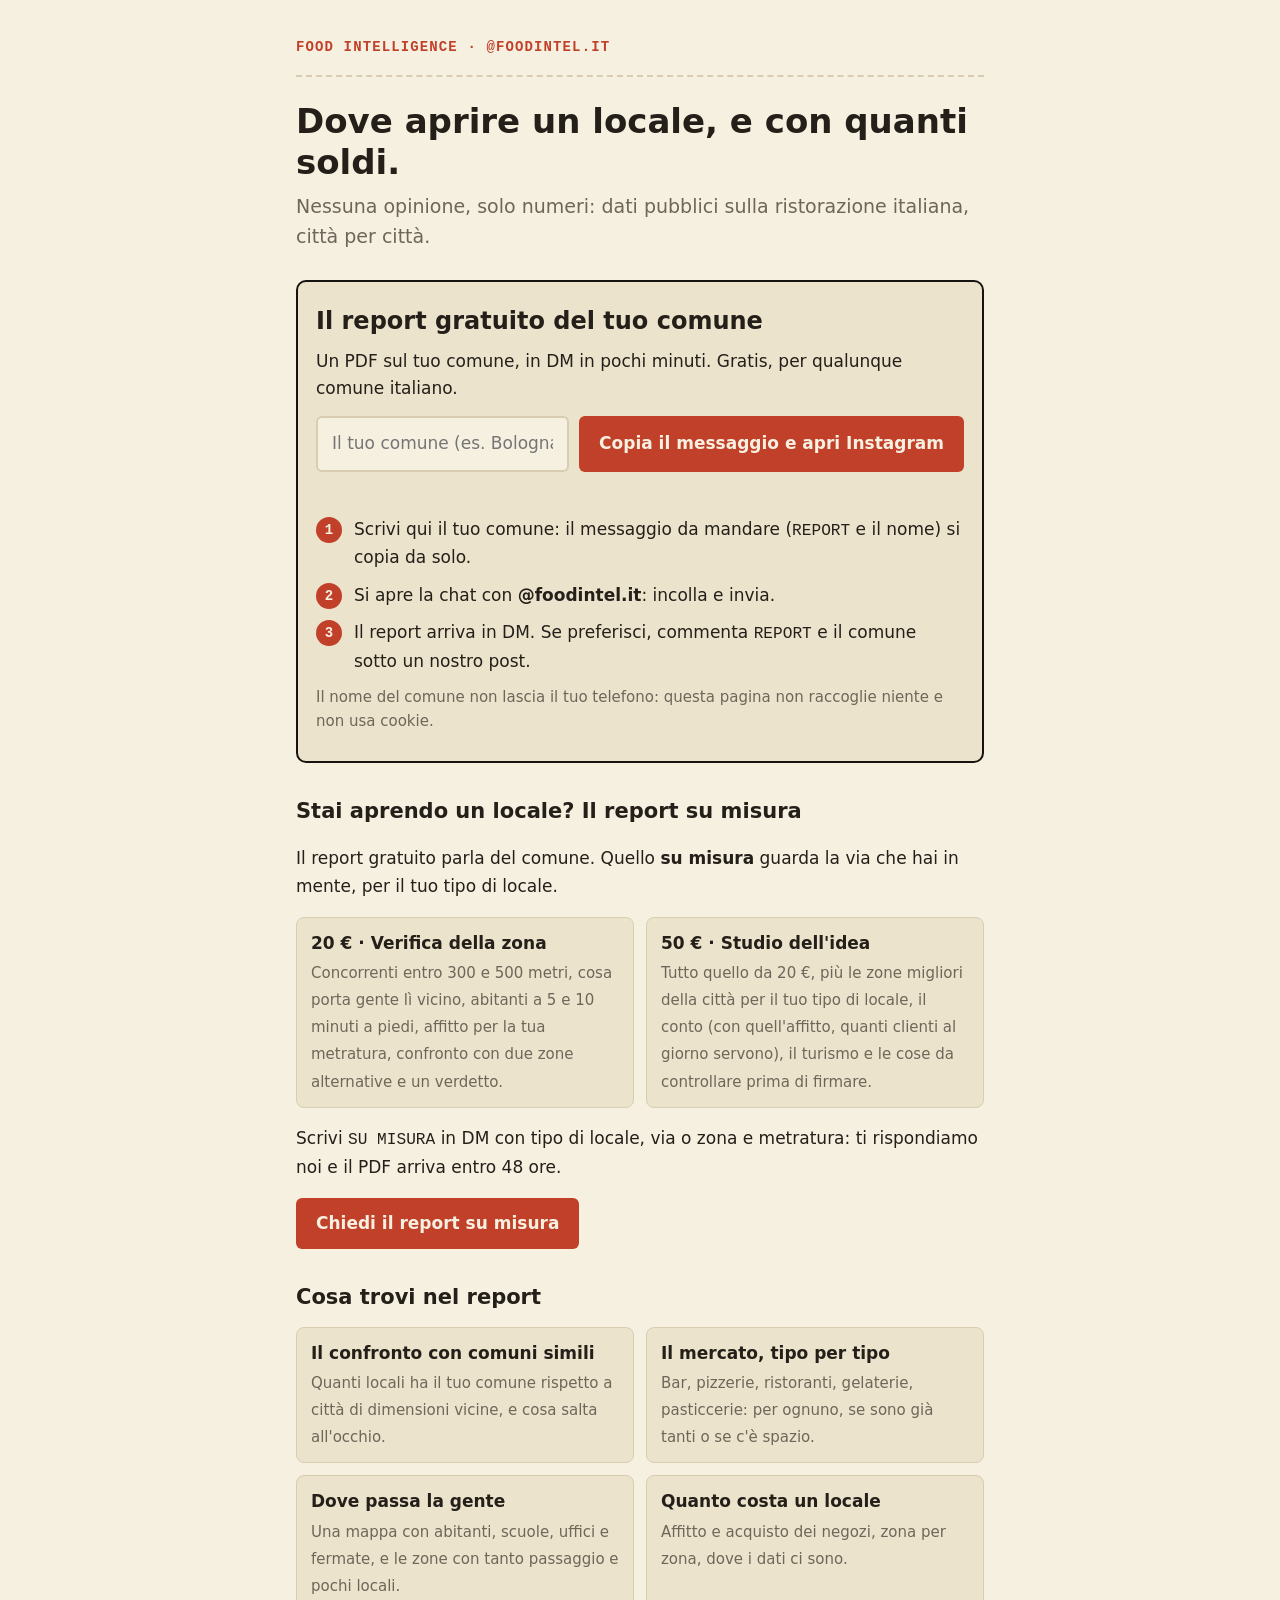
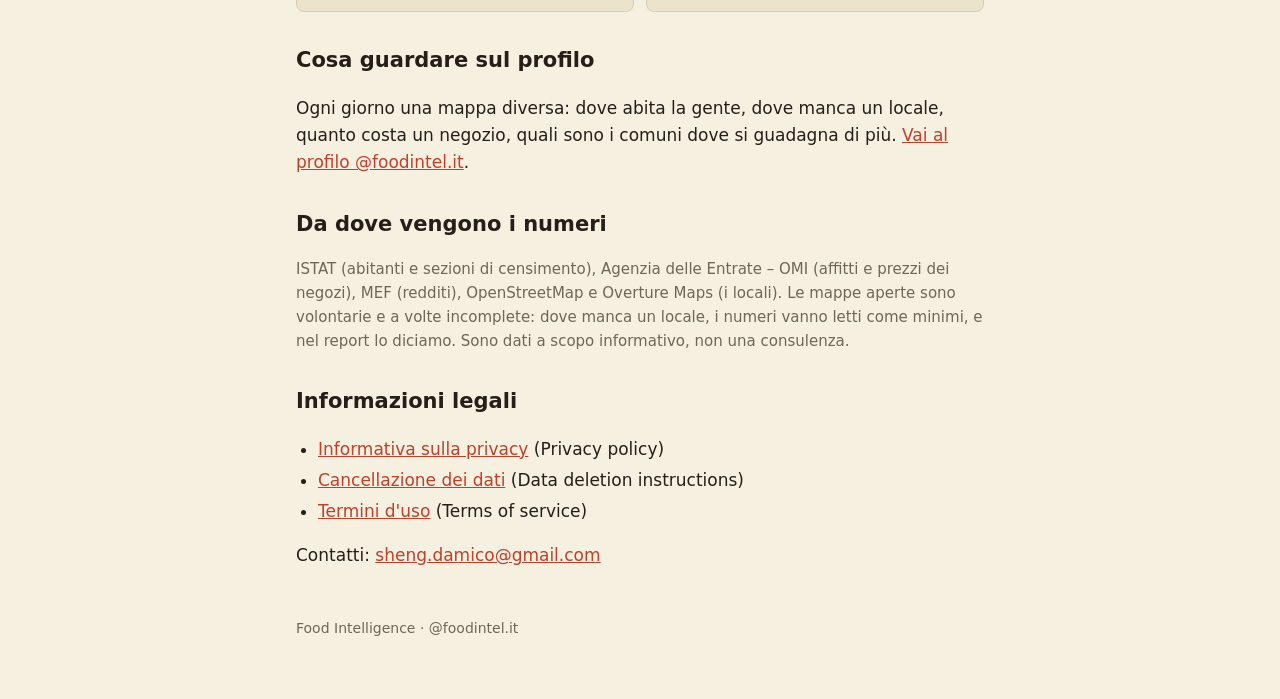
<file: index.html>
<!doctype html>
<html lang="it">
<head>
<meta charset="utf-8">
<meta name="viewport" content="width=device-width, initial-scale=1">
<title>Food Intelligence · Il report gratuito del tuo comune</title>
<meta name="description" content="Dove aprire un locale, con quanti soldi. Ogni giorno una mappa della ristorazione italiana con dati pubblici, e il report gratuito del tuo comune: locali tipo per tipo, dove passa la gente, quanto costa un locale.">
<!-- Il link nella bio di @foodintel.it. Anteprima del link su Instagram e Facebook. -->
<meta property="og:type" content="website">
<meta property="og:site_name" content="Food Intelligence · @foodintel.it">
<meta property="og:title" content="Il report gratuito del tuo comune">
<meta property="og:description" content="Dove aprire un locale, con quanti soldi. Locali tipo per tipo, dove passa la gente, quanto costa un locale. Gratis, per qualunque comune italiano.">
<meta property="og:image" content="https://sheng95.github.io/foodintel-legal/anteprima-profilo.png">
<meta property="og:image:width" content="1200">
<meta property="og:image:height" content="630">
<meta name="twitter:card" content="summary_large_image">
<link rel="icon" href="icona.png">
<link rel="stylesheet" href="style.css">
</head>
<body>
<main>
<header>
  <span class="marchio">Food Intelligence · @foodintel.it</span>
</header>

<section class="eroe">
  <h1>Dove aprire un locale, e con quanti soldi.</h1>
  <p class="sotto">Nessuna opinione, solo numeri: dati pubblici sulla ristorazione italiana, città per città.</p>
</section>

<section class="cta" id="report">
  <h2>Il report gratuito del tuo comune</h2>
  <p>Un PDF sul tuo comune, in DM in pochi minuti. Gratis, per qualunque comune italiano.</p>
  <form class="modulo" id="modulo" autocomplete="off">
    <input id="comune" name="comune" type="text" inputmode="text" placeholder="Il tuo comune (es. Bologna)" aria-label="Il tuo comune" maxlength="60">
    <button class="pulsante" type="submit">Copia il messaggio e apri Instagram</button>
  </form>
  <p class="esito" id="esito" role="status" aria-live="polite"></p>
  <ol class="passi">
    <li>Scrivi qui il tuo comune: il messaggio da mandare (<code>REPORT</code> e il nome) si copia da solo.</li>
    <li>Si apre la chat con <b>@foodintel.it</b>: incolla e invia.</li>
    <li>Il report arriva in DM. Se preferisci, commenta <code>REPORT</code> e il comune sotto un nostro post.</li>
  </ol>
  <p class="nota">Il nome del comune non lascia il tuo telefono: questa pagina non raccoglie niente e non usa cookie.</p>
  <noscript><p><a class="pulsante" href="https://ig.me/m/foodintel.it">Apri la chat su Instagram</a> e scrivi REPORT seguito dal tuo comune.</p></noscript>
</section>

<h2>Stai aprendo un locale? Il report su misura</h2>
<p>Il report gratuito parla del comune. Quello <b>su misura</b> guarda la via che hai in mente, per il tuo tipo di locale.</p>
<div class="carte">
  <div class="carta"><b>20 € · Verifica della zona</b><span>Concorrenti entro 300 e 500 metri, cosa porta gente lì vicino, abitanti a 5 e 10 minuti a piedi, affitto per la tua metratura, confronto con due zone alternative e un verdetto.</span></div>
  <div class="carta"><b>50 € · Studio dell'idea</b><span>Tutto quello da 20 €, più le zone migliori della città per il tuo tipo di locale, il conto (con quell'affitto, quanti clienti al giorno servono), il turismo e le cose da controllare prima di firmare.</span></div>
</div>
<p>Scrivi <code>SU MISURA</code> in DM con tipo di locale, via o zona e metratura: ti rispondiamo noi e il PDF arriva entro 48 ore.</p>
<p><a class="pulsante" href="https://ig.me/m/foodintel.it">Chiedi il report su misura</a></p>

<h2>Cosa trovi nel report</h2>
<div class="carte">
  <div class="carta"><b>Il confronto con comuni simili</b><span>Quanti locali ha il tuo comune rispetto a città di dimensioni vicine, e cosa salta all'occhio.</span></div>
  <div class="carta"><b>Il mercato, tipo per tipo</b><span>Bar, pizzerie, ristoranti, gelaterie, pasticcerie: per ognuno, se sono già tanti o se c'è spazio.</span></div>
  <div class="carta"><b>Dove passa la gente</b><span>Una mappa con abitanti, scuole, uffici e fermate, e le zone con tanto passaggio e pochi locali.</span></div>
  <div class="carta"><b>Quanto costa un locale</b><span>Affitto e acquisto dei negozi, zona per zona, dove i dati ci sono.</span></div>
</div>

<h2>Cosa guardare sul profilo</h2>
<p>Ogni giorno una mappa diversa: dove abita la gente, dove manca un locale, quanto costa un negozio, quali sono i comuni dove si guadagna di più. <a href="https://www.instagram.com/foodintel.it/">Vai al profilo @foodintel.it</a>.</p>

<h2>Da dove vengono i numeri</h2>
<p class="fonti">ISTAT (abitanti e sezioni di censimento), Agenzia delle Entrate – OMI (affitti e prezzi dei negozi), MEF (redditi), OpenStreetMap e Overture Maps (i locali). Le mappe aperte sono volontarie e a volte incomplete: dove manca un locale, i numeri vanno letti come minimi, e nel report lo diciamo. Sono dati a scopo informativo, non una consulenza.</p>

<h2>Informazioni legali</h2>
<ul>
  <li><a href="privacy.html">Informativa sulla privacy</a> (Privacy policy)</li>
  <li><a href="cancellazione-dati.html">Cancellazione dei dati</a> (Data deletion instructions)</li>
  <li><a href="termini.html">Termini d'uso</a> (Terms of service)</li>
</ul>
<p>Contatti: <a href="mailto:sheng.damico@gmail.com">sheng.damico@gmail.com</a></p>
<footer>Food Intelligence · @foodintel.it</footer>
</main>
<script>
// Il messaggio da mandare: "REPORT" e il comune. Si copia negli appunti e si apre la chat;
// niente va da nessuna parte (nessuna richiesta, nessun contatore).
(function () {
  var DM = "https://ig.me/m/foodintel.it";
  var modulo = document.getElementById("modulo");
  var campo = document.getElementById("comune");
  var esito = document.getElementById("esito");

  function copia(testo) {
    if (navigator.clipboard && window.isSecureContext) {
      return navigator.clipboard.writeText(testo);
    }
    return new Promise(function (ok, no) {
      var t = document.createElement("textarea");
      t.value = testo; t.setAttribute("readonly", ""); t.style.position = "fixed"; t.style.opacity = "0";
      document.body.appendChild(t); t.select();
      try { document.execCommand("copy") ? ok() : no(); } catch (e) { no(e); } finally { document.body.removeChild(t); }
    });
  }

  modulo.addEventListener("submit", function (e) {
    e.preventDefault();
    var comune = campo.value.replace(/\s+/g, " ").trim();
    if (!comune) {
      esito.textContent = "Scrivi il nome del tuo comune, poi tocca il pulsante.";
      campo.focus();
      return;
    }
    var messaggio = "REPORT " + comune;
    copia(messaggio).then(function () {
      esito.textContent = "Copiato: «" + messaggio + "». Incollalo nella chat e invia.";
    }, function () {
      esito.textContent = "Nella chat scrivi: «" + messaggio + "».";
    }).then(function () {
      setTimeout(function () { window.location.href = DM; }, 700);
    });
  });
})();
</script>
</body>
</html>
</file>
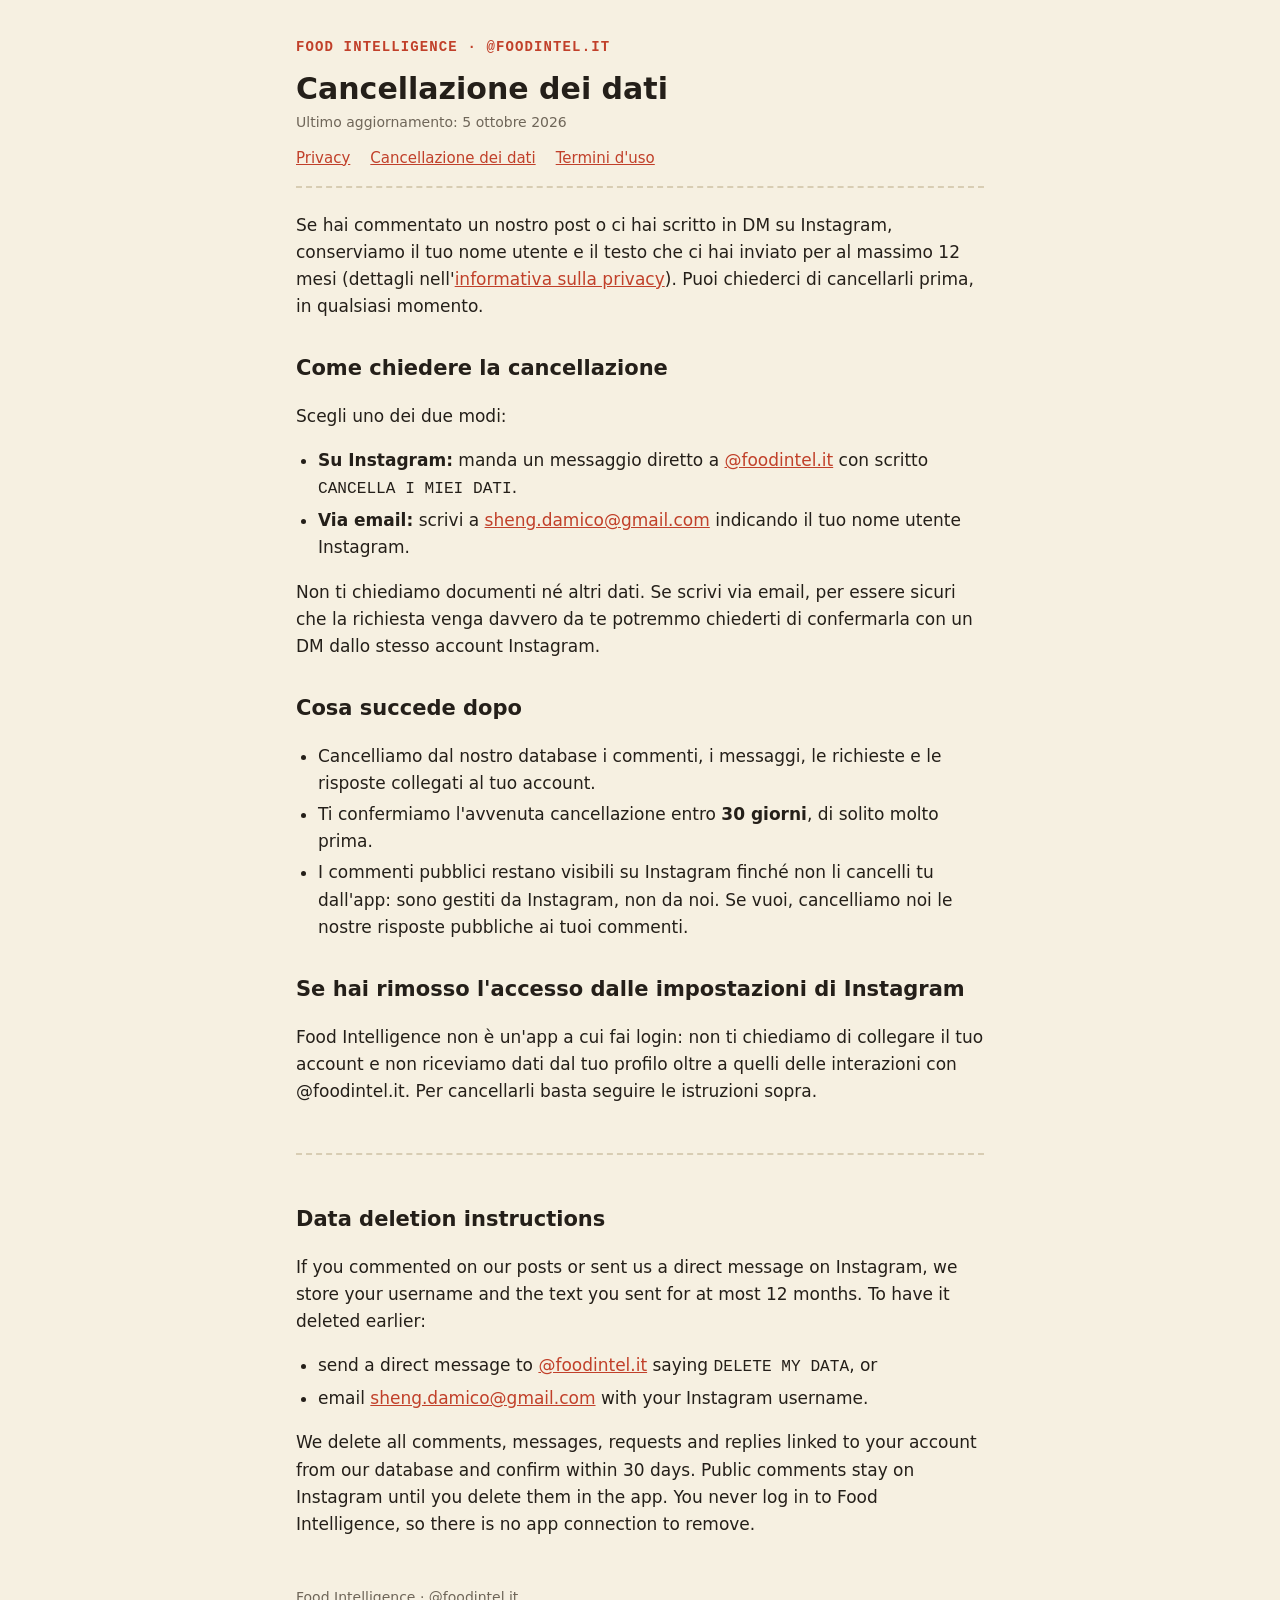
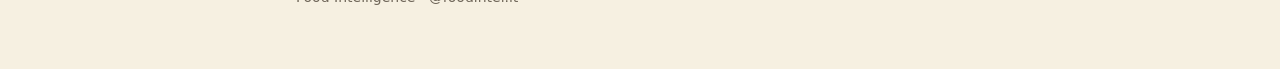
<file: cancellazione-dati.html>
<!doctype html>
<html lang="it">
<head>
<meta charset="utf-8">
<meta name="viewport" content="width=device-width, initial-scale=1">
<title>Cancellazione dei dati · Food Intelligence</title>
<meta name="description" content="Come chiedere a @foodintel.it di cancellare i dati delle tue interazioni su Instagram.">
<link rel="stylesheet" href="style.css">
</head>
<body>
<main>
<header>
  <a class="marchio" href="./">Food Intelligence · @foodintel.it</a>
  <h1>Cancellazione dei dati</h1>
  <p class="data">Ultimo aggiornamento: 5 ottobre 2026</p>
  <nav class="pagine">
    <a href="privacy.html">Privacy</a>
    <a href="cancellazione-dati.html">Cancellazione dei dati</a>
    <a href="termini.html">Termini d'uso</a>
  </nav>
</header>

<p>Se hai commentato un nostro post o ci hai scritto in DM su Instagram, conserviamo il tuo nome utente e il testo che ci hai inviato per al massimo 12 mesi (dettagli nell'<a href="privacy.html">informativa sulla privacy</a>). Puoi chiederci di cancellarli prima, in qualsiasi momento.</p>

<h2>Come chiedere la cancellazione</h2>
<p>Scegli uno dei due modi:</p>
<ul>
  <li><strong>Su Instagram:</strong> manda un messaggio diretto a <a href="https://www.instagram.com/foodintel.it/">@foodintel.it</a> con scritto <code>CANCELLA I MIEI DATI</code>.</li>
  <li><strong>Via email:</strong> scrivi a <a href="mailto:sheng.damico@gmail.com?subject=Cancellazione%20dati%20Instagram">sheng.damico@gmail.com</a> indicando il tuo nome utente Instagram.</li>
</ul>
<p>Non ti chiediamo documenti né altri dati. Se scrivi via email, per essere sicuri che la richiesta venga davvero da te potremmo chiederti di confermarla con un DM dallo stesso account Instagram.</p>

<h2>Cosa succede dopo</h2>
<ul>
  <li>Cancelliamo dal nostro database i commenti, i messaggi, le richieste e le risposte collegati al tuo account.</li>
  <li>Ti confermiamo l'avvenuta cancellazione entro <strong>30 giorni</strong>, di solito molto prima.</li>
  <li>I commenti pubblici restano visibili su Instagram finché non li cancelli tu dall'app: sono gestiti da Instagram, non da noi. Se vuoi, cancelliamo noi le nostre risposte pubbliche ai tuoi commenti.</li>
</ul>

<h2>Se hai rimosso l'accesso dalle impostazioni di Instagram</h2>
<p>Food Intelligence non è un'app a cui fai login: non ti chiediamo di collegare il tuo account e non riceviamo dati dal tuo profilo oltre a quelli delle interazioni con @foodintel.it. Per cancellarli basta seguire le istruzioni sopra.</p>

<section class="en" lang="en">
  <h2>Data deletion instructions</h2>
  <p>If you commented on our posts or sent us a direct message on Instagram, we store your username and the text you sent for at most 12 months. To have it deleted earlier:</p>
  <ul>
    <li>send a direct message to <a href="https://www.instagram.com/foodintel.it/">@foodintel.it</a> saying <code>DELETE MY DATA</code>, or</li>
    <li>email <a href="mailto:sheng.damico@gmail.com?subject=Instagram%20data%20deletion">sheng.damico@gmail.com</a> with your Instagram username.</li>
  </ul>
  <p>We delete all comments, messages, requests and replies linked to your account from our database and confirm within 30 days. Public comments stay on Instagram until you delete them in the app. You never log in to Food Intelligence, so there is no app connection to remove.</p>
</section>

<footer>Food Intelligence · @foodintel.it</footer>
</main>
</body>
</html>
</file>
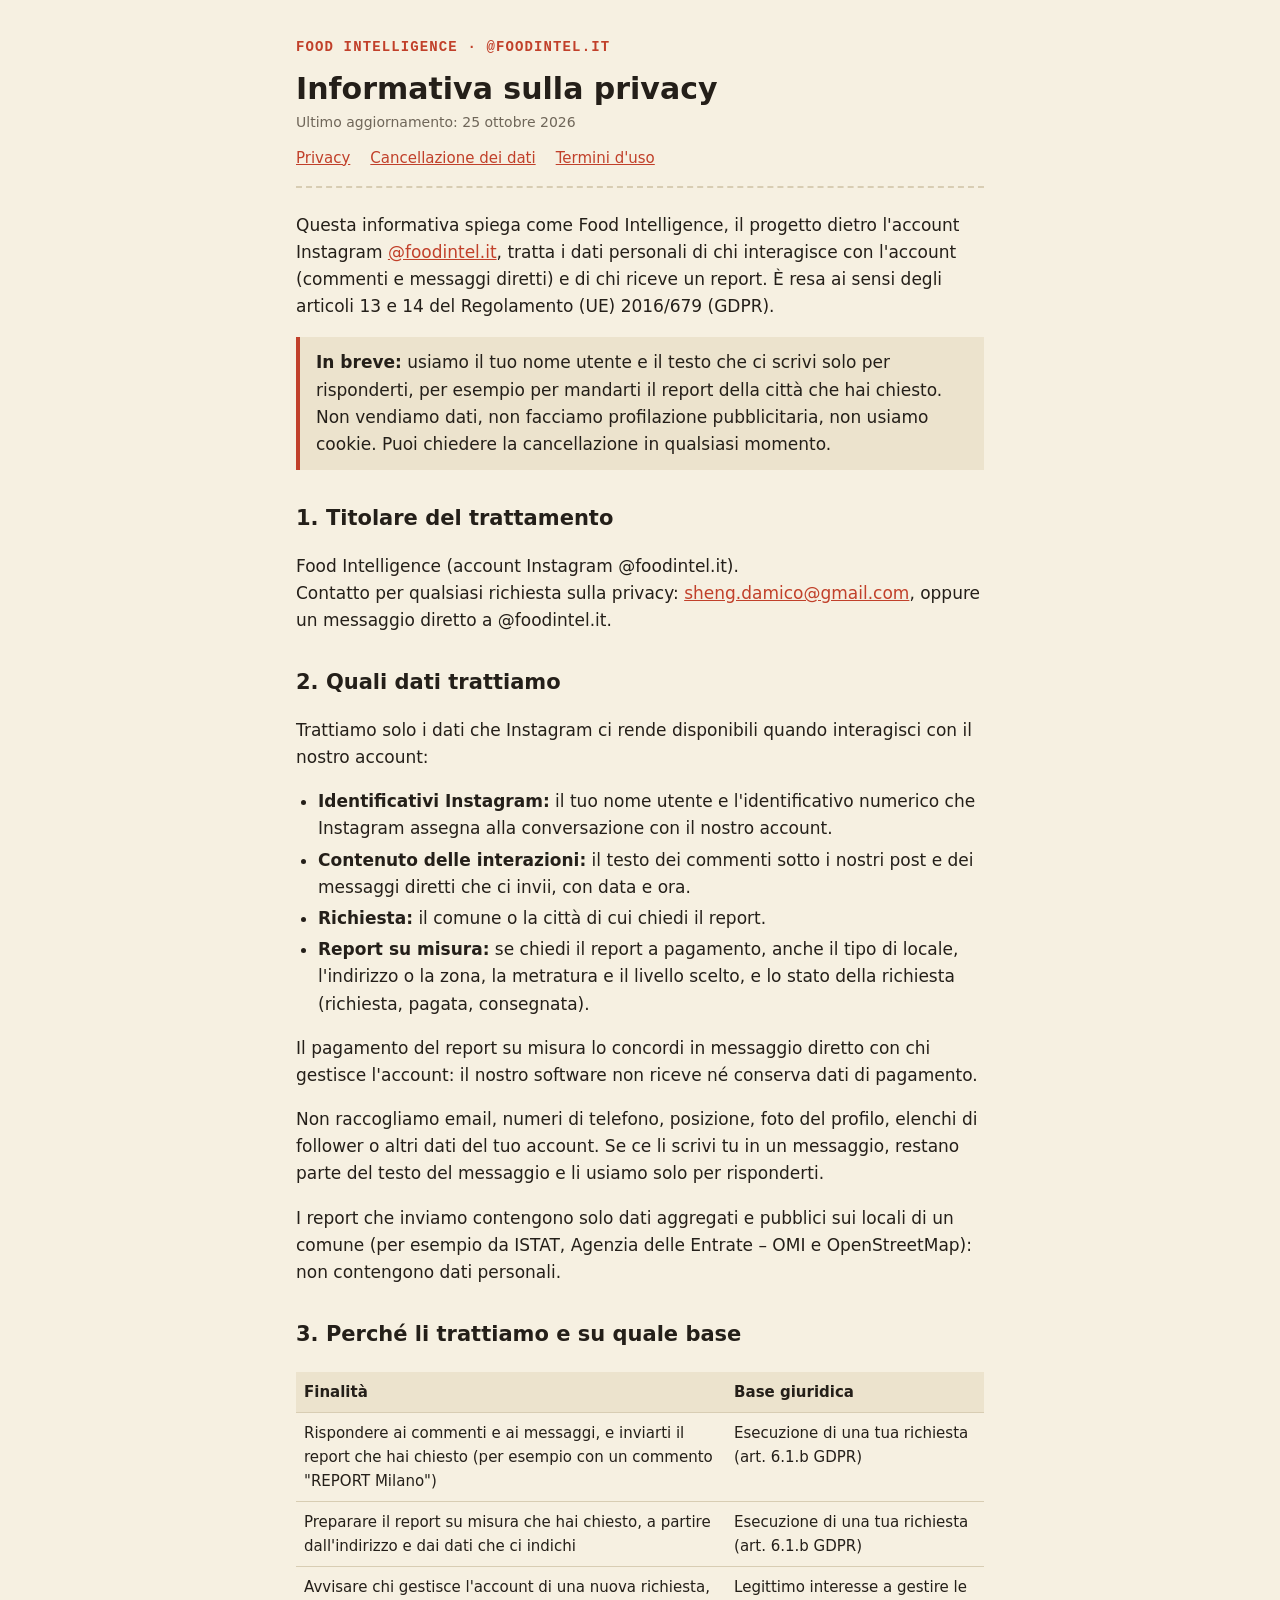
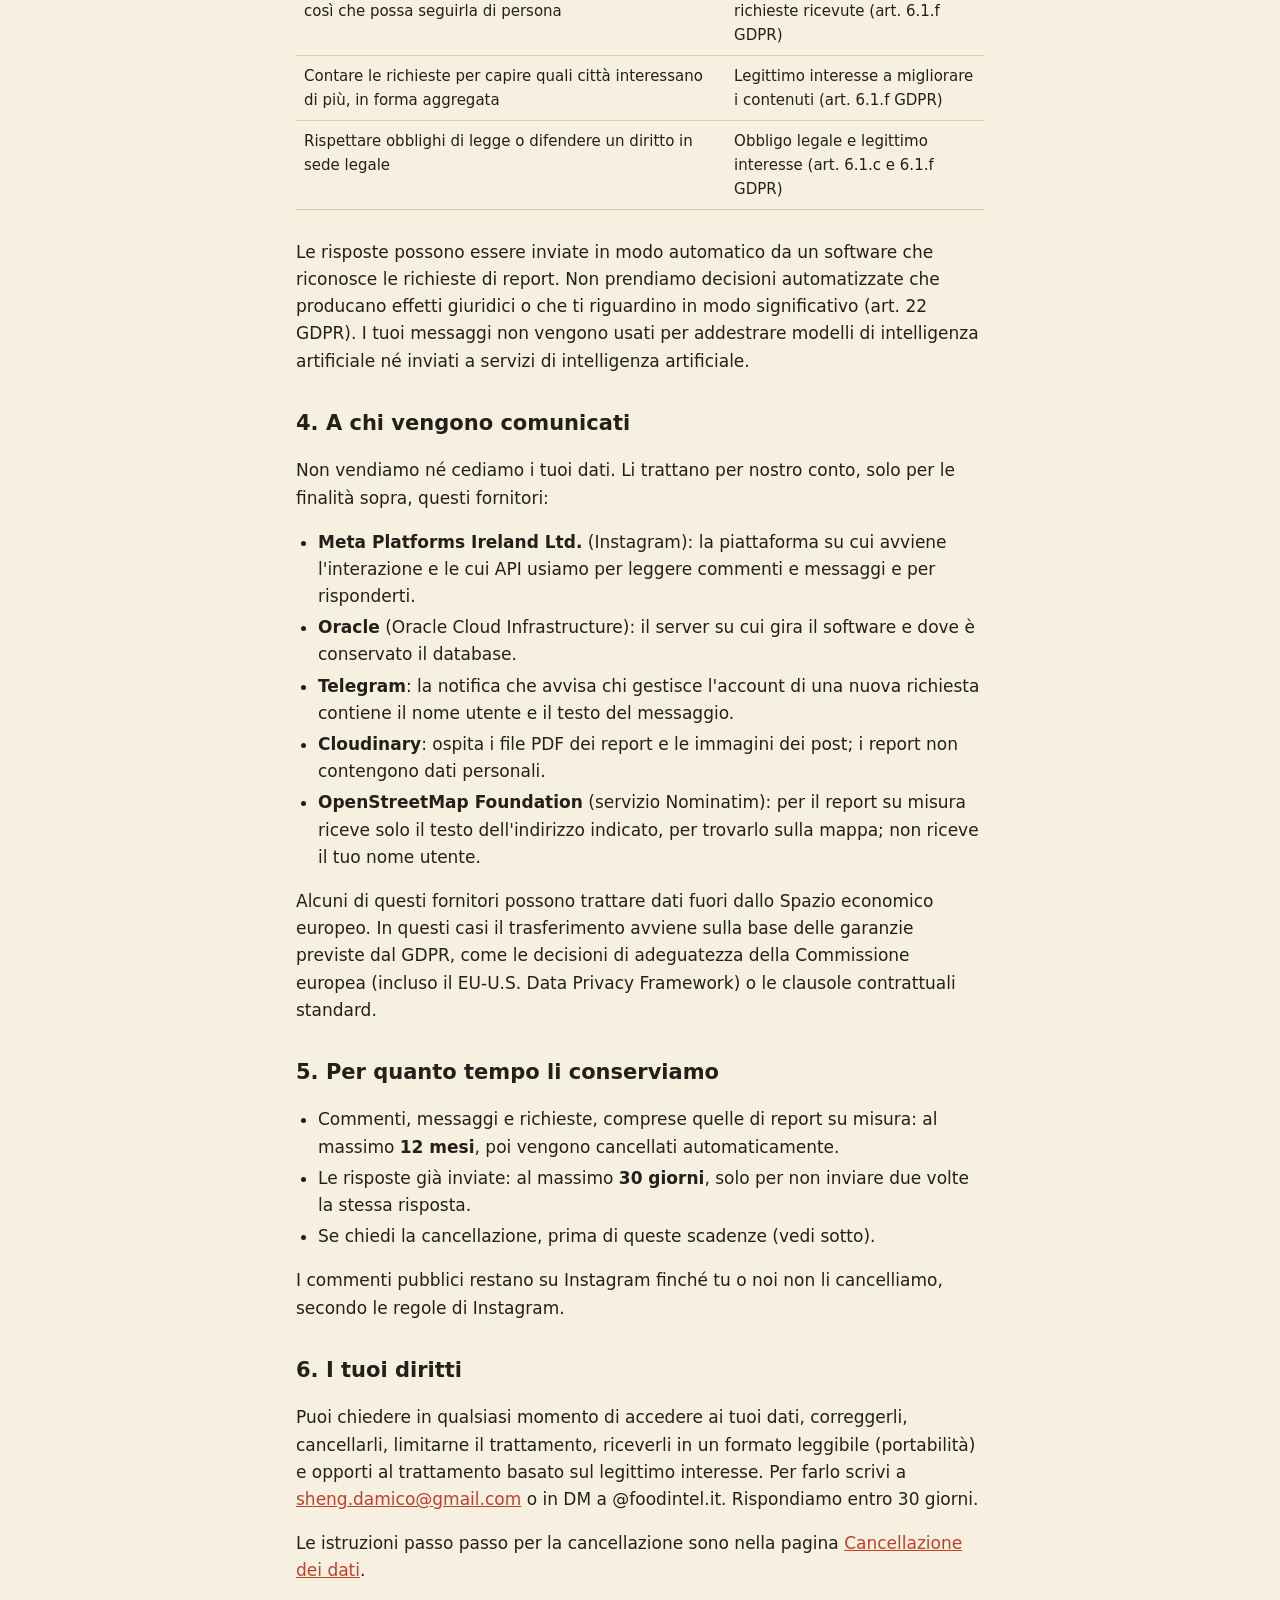
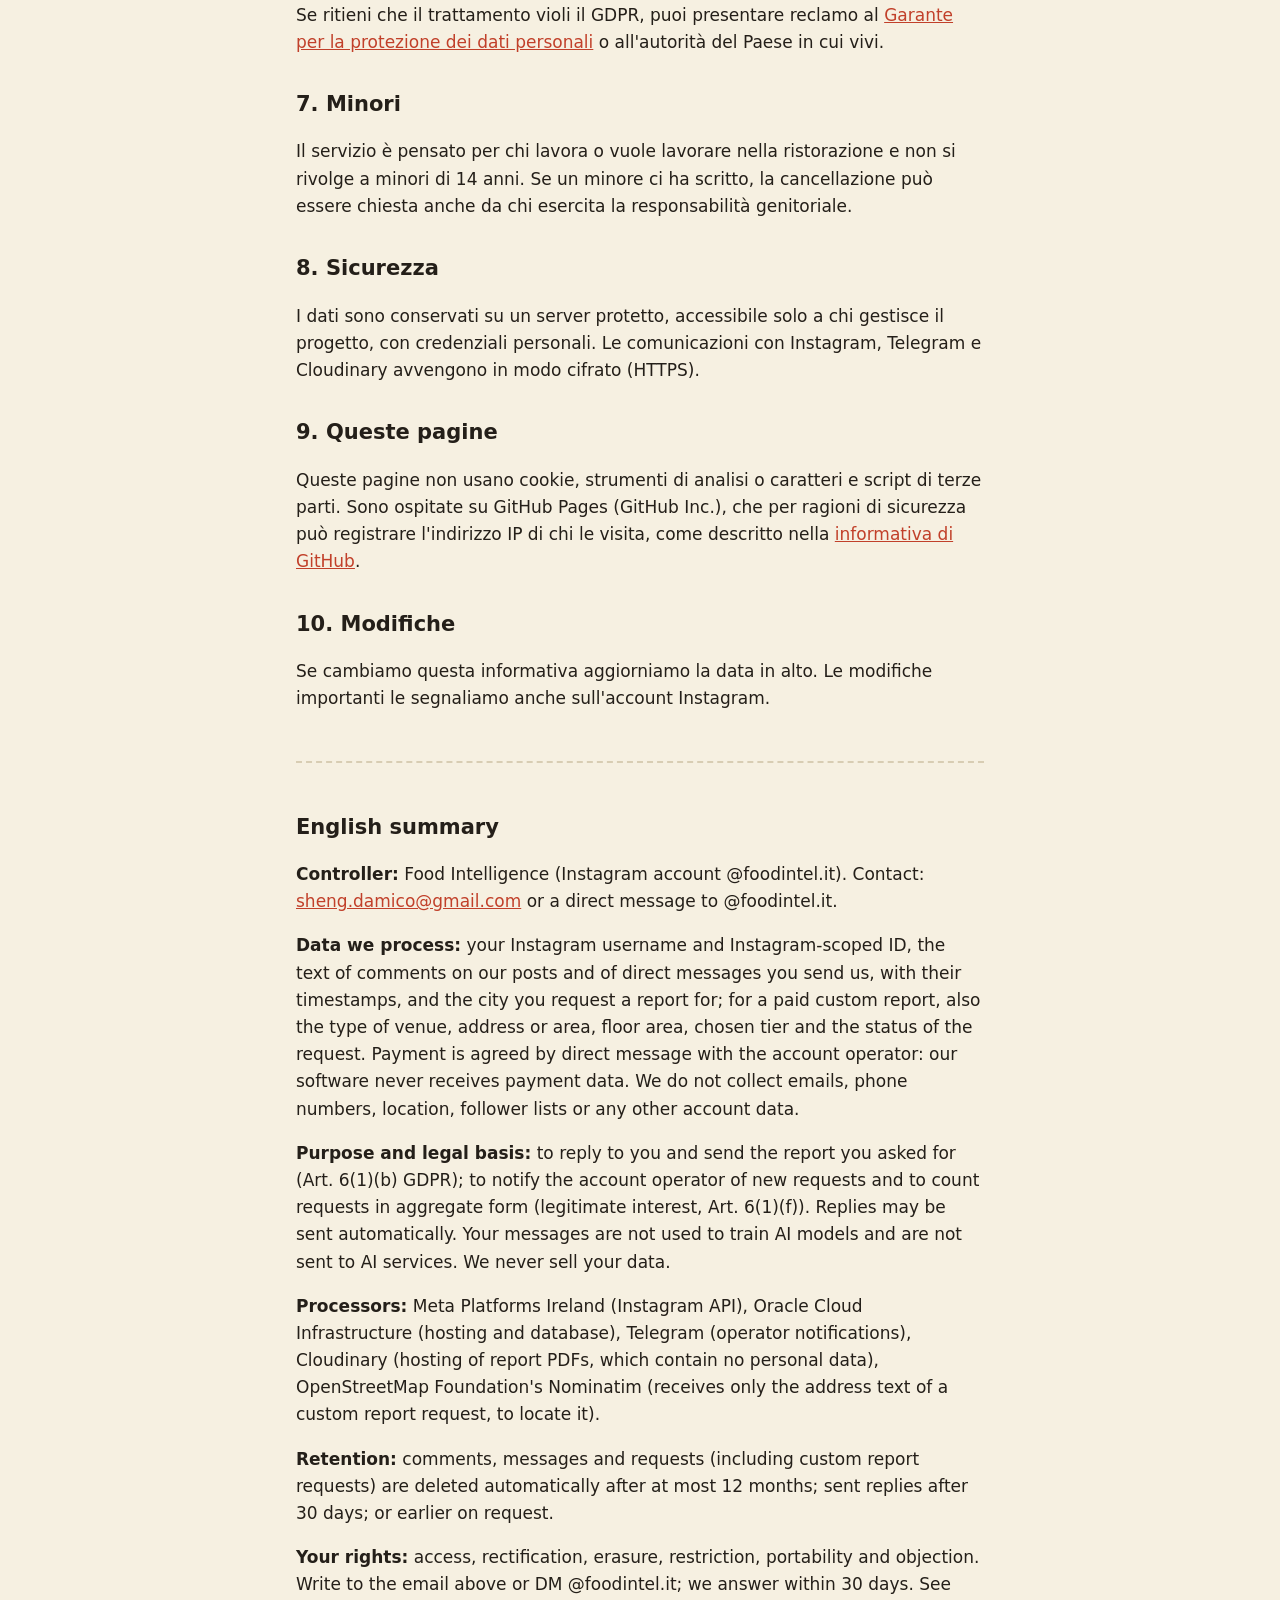
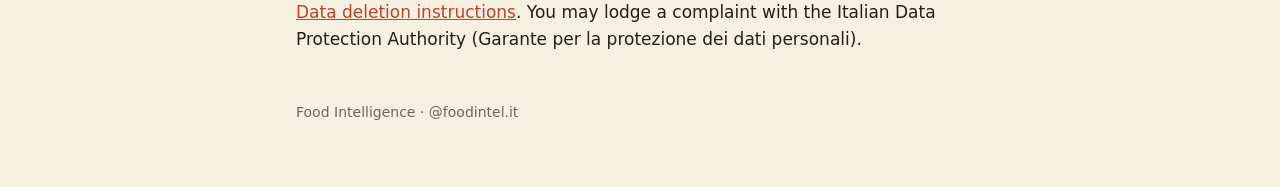
<file: privacy.html>
<!doctype html>
<html lang="it">
<head>
<meta charset="utf-8">
<meta name="viewport" content="width=device-width, initial-scale=1">
<title>Privacy policy · Food Intelligence</title>
<meta name="description" content="Informativa privacy di @foodintel.it: quali dati trattiamo quando ci scrivi su Instagram, perché, per quanto tempo e come cancellarli.">
<link rel="stylesheet" href="style.css">
</head>
<body>
<main>
<header>
  <a class="marchio" href="./">Food Intelligence · @foodintel.it</a>
  <h1>Informativa sulla privacy</h1>
  <p class="data">Ultimo aggiornamento: 25 ottobre 2026</p>
  <nav class="pagine">
    <a href="privacy.html">Privacy</a>
    <a href="cancellazione-dati.html">Cancellazione dei dati</a>
    <a href="termini.html">Termini d'uso</a>
  </nav>
</header>

<p>Questa informativa spiega come Food Intelligence, il progetto dietro l'account Instagram <a href="https://www.instagram.com/foodintel.it/">@foodintel.it</a>, tratta i dati personali di chi interagisce con l'account (commenti e messaggi diretti) e di chi riceve un report. È resa ai sensi degli articoli 13 e 14 del Regolamento (UE) 2016/679 (GDPR).</p>

<div class="riquadro">
  <strong>In breve:</strong> usiamo il tuo nome utente e il testo che ci scrivi solo per risponderti, per esempio per mandarti il report della città che hai chiesto. Non vendiamo dati, non facciamo profilazione pubblicitaria, non usiamo cookie. Puoi chiedere la cancellazione in qualsiasi momento.
</div>

<h2>1. Titolare del trattamento</h2>
<p>Food Intelligence (account Instagram @foodintel.it).<br>
Contatto per qualsiasi richiesta sulla privacy: <a href="mailto:sheng.damico@gmail.com">sheng.damico@gmail.com</a>, oppure un messaggio diretto a @foodintel.it.</p>

<h2>2. Quali dati trattiamo</h2>
<p>Trattiamo solo i dati che Instagram ci rende disponibili quando interagisci con il nostro account:</p>
<ul>
  <li><strong>Identificativi Instagram:</strong> il tuo nome utente e l'identificativo numerico che Instagram assegna alla conversazione con il nostro account.</li>
  <li><strong>Contenuto delle interazioni:</strong> il testo dei commenti sotto i nostri post e dei messaggi diretti che ci invii, con data e ora.</li>
  <li><strong>Richiesta:</strong> il comune o la città di cui chiedi il report.</li>
  <li><strong>Report su misura:</strong> se chiedi il report a pagamento, anche il tipo di locale, l'indirizzo o la zona, la metratura e il livello scelto, e lo stato della richiesta (richiesta, pagata, consegnata).</li>
</ul>
<p>Il pagamento del report su misura lo concordi in messaggio diretto con chi gestisce l'account: il nostro software non riceve né conserva dati di pagamento.</p>
<p>Non raccogliamo email, numeri di telefono, posizione, foto del profilo, elenchi di follower o altri dati del tuo account. Se ce li scrivi tu in un messaggio, restano parte del testo del messaggio e li usiamo solo per risponderti.</p>
<p>I report che inviamo contengono solo dati aggregati e pubblici sui locali di un comune (per esempio da ISTAT, Agenzia delle Entrate – OMI e OpenStreetMap): non contengono dati personali.</p>

<h2>3. Perché li trattiamo e su quale base</h2>
<div class="tabella">
<table>
  <tr><th>Finalità</th><th>Base giuridica</th></tr>
  <tr><td>Rispondere ai commenti e ai messaggi, e inviarti il report che hai chiesto (per esempio con un commento "REPORT Milano")</td><td>Esecuzione di una tua richiesta (art. 6.1.b GDPR)</td></tr>
  <tr><td>Preparare il report su misura che hai chiesto, a partire dall'indirizzo e dai dati che ci indichi</td><td>Esecuzione di una tua richiesta (art. 6.1.b GDPR)</td></tr>
  <tr><td>Avvisare chi gestisce l'account di una nuova richiesta, così che possa seguirla di persona</td><td>Legittimo interesse a gestire le richieste ricevute (art. 6.1.f GDPR)</td></tr>
  <tr><td>Contare le richieste per capire quali città interessano di più, in forma aggregata</td><td>Legittimo interesse a migliorare i contenuti (art. 6.1.f GDPR)</td></tr>
  <tr><td>Rispettare obblighi di legge o difendere un diritto in sede legale</td><td>Obbligo legale e legittimo interesse (art. 6.1.c e 6.1.f GDPR)</td></tr>
</table>
</div>
<p>Le risposte possono essere inviate in modo automatico da un software che riconosce le richieste di report. Non prendiamo decisioni automatizzate che producano effetti giuridici o che ti riguardino in modo significativo (art. 22 GDPR). I tuoi messaggi non vengono usati per addestrare modelli di intelligenza artificiale né inviati a servizi di intelligenza artificiale.</p>

<h2>4. A chi vengono comunicati</h2>
<p>Non vendiamo né cediamo i tuoi dati. Li trattano per nostro conto, solo per le finalità sopra, questi fornitori:</p>
<ul>
  <li><strong>Meta Platforms Ireland Ltd.</strong> (Instagram): la piattaforma su cui avviene l'interazione e le cui API usiamo per leggere commenti e messaggi e per risponderti.</li>
  <li><strong>Oracle</strong> (Oracle Cloud Infrastructure): il server su cui gira il software e dove è conservato il database.</li>
  <li><strong>Telegram</strong>: la notifica che avvisa chi gestisce l'account di una nuova richiesta contiene il nome utente e il testo del messaggio.</li>
  <li><strong>Cloudinary</strong>: ospita i file PDF dei report e le immagini dei post; i report non contengono dati personali.</li>
  <li><strong>OpenStreetMap Foundation</strong> (servizio Nominatim): per il report su misura riceve solo il testo dell'indirizzo indicato, per trovarlo sulla mappa; non riceve il tuo nome utente.</li>
</ul>
<p>Alcuni di questi fornitori possono trattare dati fuori dallo Spazio economico europeo. In questi casi il trasferimento avviene sulla base delle garanzie previste dal GDPR, come le decisioni di adeguatezza della Commissione europea (incluso il EU-U.S. Data Privacy Framework) o le clausole contrattuali standard.</p>

<h2>5. Per quanto tempo li conserviamo</h2>
<ul>
  <li>Commenti, messaggi e richieste, comprese quelle di report su misura: al massimo <strong>12 mesi</strong>, poi vengono cancellati automaticamente.</li>
  <li>Le risposte già inviate: al massimo <strong>30 giorni</strong>, solo per non inviare due volte la stessa risposta.</li>
  <li>Se chiedi la cancellazione, prima di queste scadenze (vedi sotto).</li>
</ul>
<p>I commenti pubblici restano su Instagram finché tu o noi non li cancelliamo, secondo le regole di Instagram.</p>

<h2>6. I tuoi diritti</h2>
<p>Puoi chiedere in qualsiasi momento di accedere ai tuoi dati, correggerli, cancellarli, limitarne il trattamento, riceverli in un formato leggibile (portabilità) e opporti al trattamento basato sul legittimo interesse. Per farlo scrivi a <a href="mailto:sheng.damico@gmail.com">sheng.damico@gmail.com</a> o in DM a @foodintel.it. Rispondiamo entro 30 giorni.</p>
<p>Le istruzioni passo passo per la cancellazione sono nella pagina <a href="cancellazione-dati.html">Cancellazione dei dati</a>.</p>
<p>Se ritieni che il trattamento violi il GDPR, puoi presentare reclamo al <a href="https://www.garanteprivacy.it/">Garante per la protezione dei dati personali</a> o all'autorità del Paese in cui vivi.</p>

<h2>7. Minori</h2>
<p>Il servizio è pensato per chi lavora o vuole lavorare nella ristorazione e non si rivolge a minori di 14 anni. Se un minore ci ha scritto, la cancellazione può essere chiesta anche da chi esercita la responsabilità genitoriale.</p>

<h2>8. Sicurezza</h2>
<p>I dati sono conservati su un server protetto, accessibile solo a chi gestisce il progetto, con credenziali personali. Le comunicazioni con Instagram, Telegram e Cloudinary avvengono in modo cifrato (HTTPS).</p>

<h2>9. Queste pagine</h2>
<p>Queste pagine non usano cookie, strumenti di analisi o caratteri e script di terze parti. Sono ospitate su GitHub Pages (GitHub Inc.), che per ragioni di sicurezza può registrare l'indirizzo IP di chi le visita, come descritto nella <a href="https://docs.github.com/it/site-policy/privacy-policies/github-general-privacy-statement">informativa di GitHub</a>.</p>

<h2>10. Modifiche</h2>
<p>Se cambiamo questa informativa aggiorniamo la data in alto. Le modifiche importanti le segnaliamo anche sull'account Instagram.</p>

<section class="en" lang="en">
  <h2>English summary</h2>
  <p><strong>Controller:</strong> Food Intelligence (Instagram account @foodintel.it). Contact: <a href="mailto:sheng.damico@gmail.com">sheng.damico@gmail.com</a> or a direct message to @foodintel.it.</p>
  <p><strong>Data we process:</strong> your Instagram username and Instagram-scoped ID, the text of comments on our posts and of direct messages you send us, with their timestamps, and the city you request a report for; for a paid custom report, also the type of venue, address or area, floor area, chosen tier and the status of the request. Payment is agreed by direct message with the account operator: our software never receives payment data. We do not collect emails, phone numbers, location, follower lists or any other account data.</p>
  <p><strong>Purpose and legal basis:</strong> to reply to you and send the report you asked for (Art. 6(1)(b) GDPR); to notify the account operator of new requests and to count requests in aggregate form (legitimate interest, Art. 6(1)(f)). Replies may be sent automatically. Your messages are not used to train AI models and are not sent to AI services. We never sell your data.</p>
  <p><strong>Processors:</strong> Meta Platforms Ireland (Instagram API), Oracle Cloud Infrastructure (hosting and database), Telegram (operator notifications), Cloudinary (hosting of report PDFs, which contain no personal data), OpenStreetMap Foundation's Nominatim (receives only the address text of a custom report request, to locate it).</p>
  <p><strong>Retention:</strong> comments, messages and requests (including custom report requests) are deleted automatically after at most 12 months; sent replies after 30 days; or earlier on request.</p>
  <p><strong>Your rights:</strong> access, rectification, erasure, restriction, portability and objection. Write to the email above or DM @foodintel.it; we answer within 30 days. See <a href="cancellazione-dati.html">Data deletion instructions</a>. You may lodge a complaint with the Italian Data Protection Authority (Garante per la protezione dei dati personali).</p>
</section>

<footer>Food Intelligence · @foodintel.it</footer>
</main>
</body>
</html>
</file>
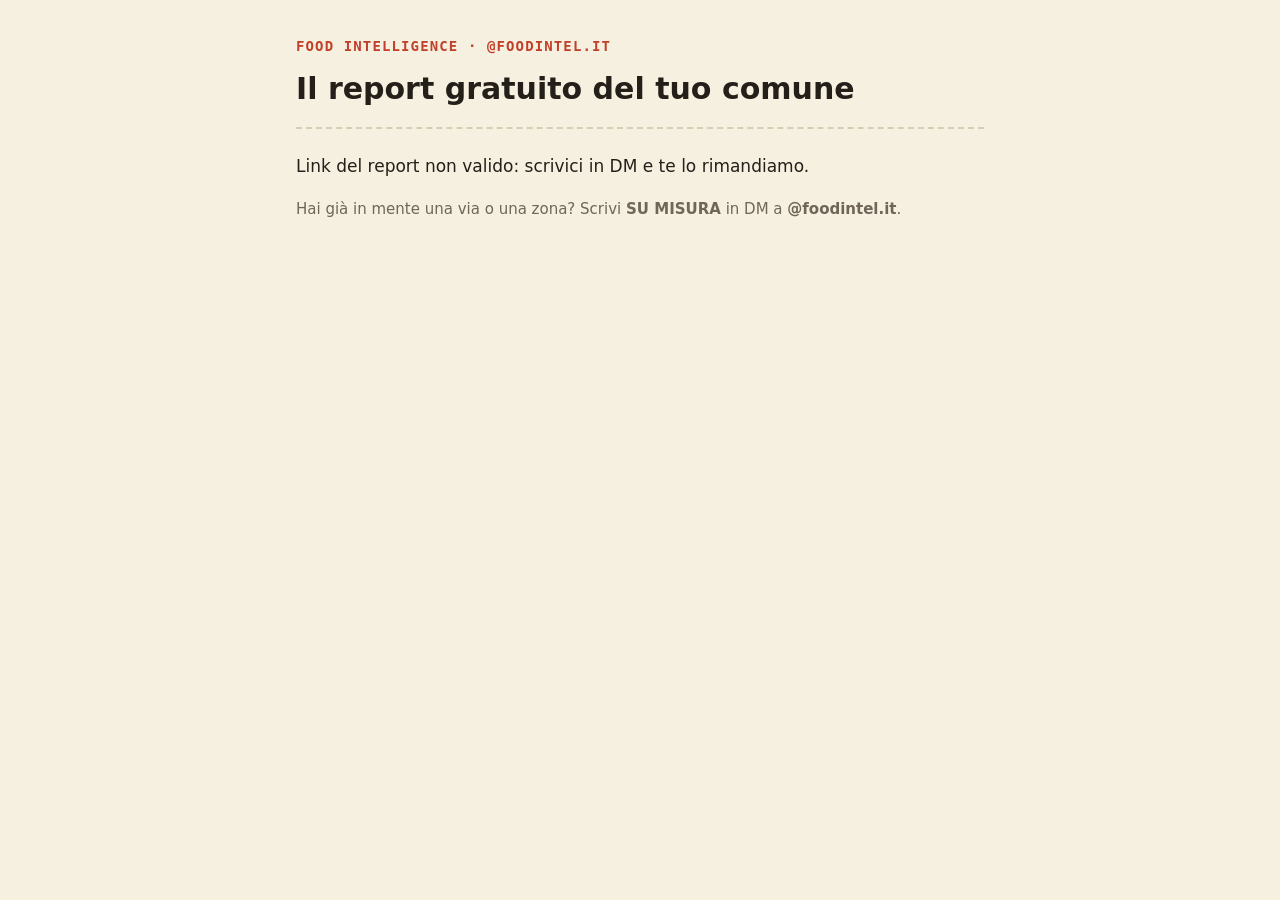
<file: report.html>
<!doctype html>
<html lang="it">
<head>
<meta charset="utf-8">
<meta name="viewport" content="width=device-width, initial-scale=1">
<title>Il report gratuito del tuo comune · Food Intelligence</title>
<meta name="description" content="Locali tipo per tipo, dove passa la gente, quanto costa un locale, zona per zona. Il PDF gratuito di @foodintel.it.">
<!-- Anteprima del link nei DM di Instagram e su Facebook: senza questa
     pagina il link andava dritto al PDF e l'anteprima mostrava i suoi byte
     ("%PDF-1.7 ..."). Il link del report arriva in ?u= e la pagina lo apre. -->
<meta property="og:type" content="website">
<meta property="og:site_name" content="Food Intelligence · @foodintel.it">
<meta property="og:title" content="Il report gratuito del tuo comune">
<meta property="og:description" content="Locali tipo per tipo, dove passa la gente, quanto costa un locale. Tocca per aprire il PDF.">
<meta property="og:image" content="https://sheng95.github.io/foodintel-legal/report-anteprima.png">
<meta property="og:image:width" content="1200">
<meta property="og:image:height" content="630">
<meta name="twitter:card" content="summary_large_image">
<link rel="icon" href="icona.png">
<link rel="stylesheet" href="style.css">
</head>
<body>
<main>
<header>
  <span class="marchio">Food Intelligence · @foodintel.it</span>
  <h1 id="titolo">Il report gratuito del tuo comune</h1>
</header>
<p id="stato">Sto aprendo il PDF…</p>
<p><a id="apri" class="pulsante" href="#">Apri il report (PDF)</a></p>
<p class="nota">Hai già in mente una via o una zona? Scrivi <b>SU MISURA</b> in DM a <b>@foodintel.it</b>.</p>
</main>
<script>
// Solo link di Cloudinary verso un PDF: la pagina non deve poter mandare
// chiunque ovunque.
(function () {
  var q = new URLSearchParams(location.search);
  var u = q.get("u") || "";
  var c = q.get("c");
  if (c) document.getElementById("titolo").textContent = "Il report gratuito di " + c;
  var ok = /^https:\/\/res\.cloudinary\.com\/[\w-]+\/(image|raw)\/upload\/[\w\/.-]+\.pdf$/.test(u);
  var stato = document.getElementById("stato");
  var apri = document.getElementById("apri");
  if (!ok) {
    stato.textContent = "Link del report non valido: scrivici in DM e te lo rimandiamo.";
    apri.style.display = "none";
    return;
  }
  apri.href = u;
  stato.textContent = "Se il PDF non si apre da solo, tocca il pulsante qui sotto.";
  location.replace(u);
})();
</script>
</body>
</html>
</file>
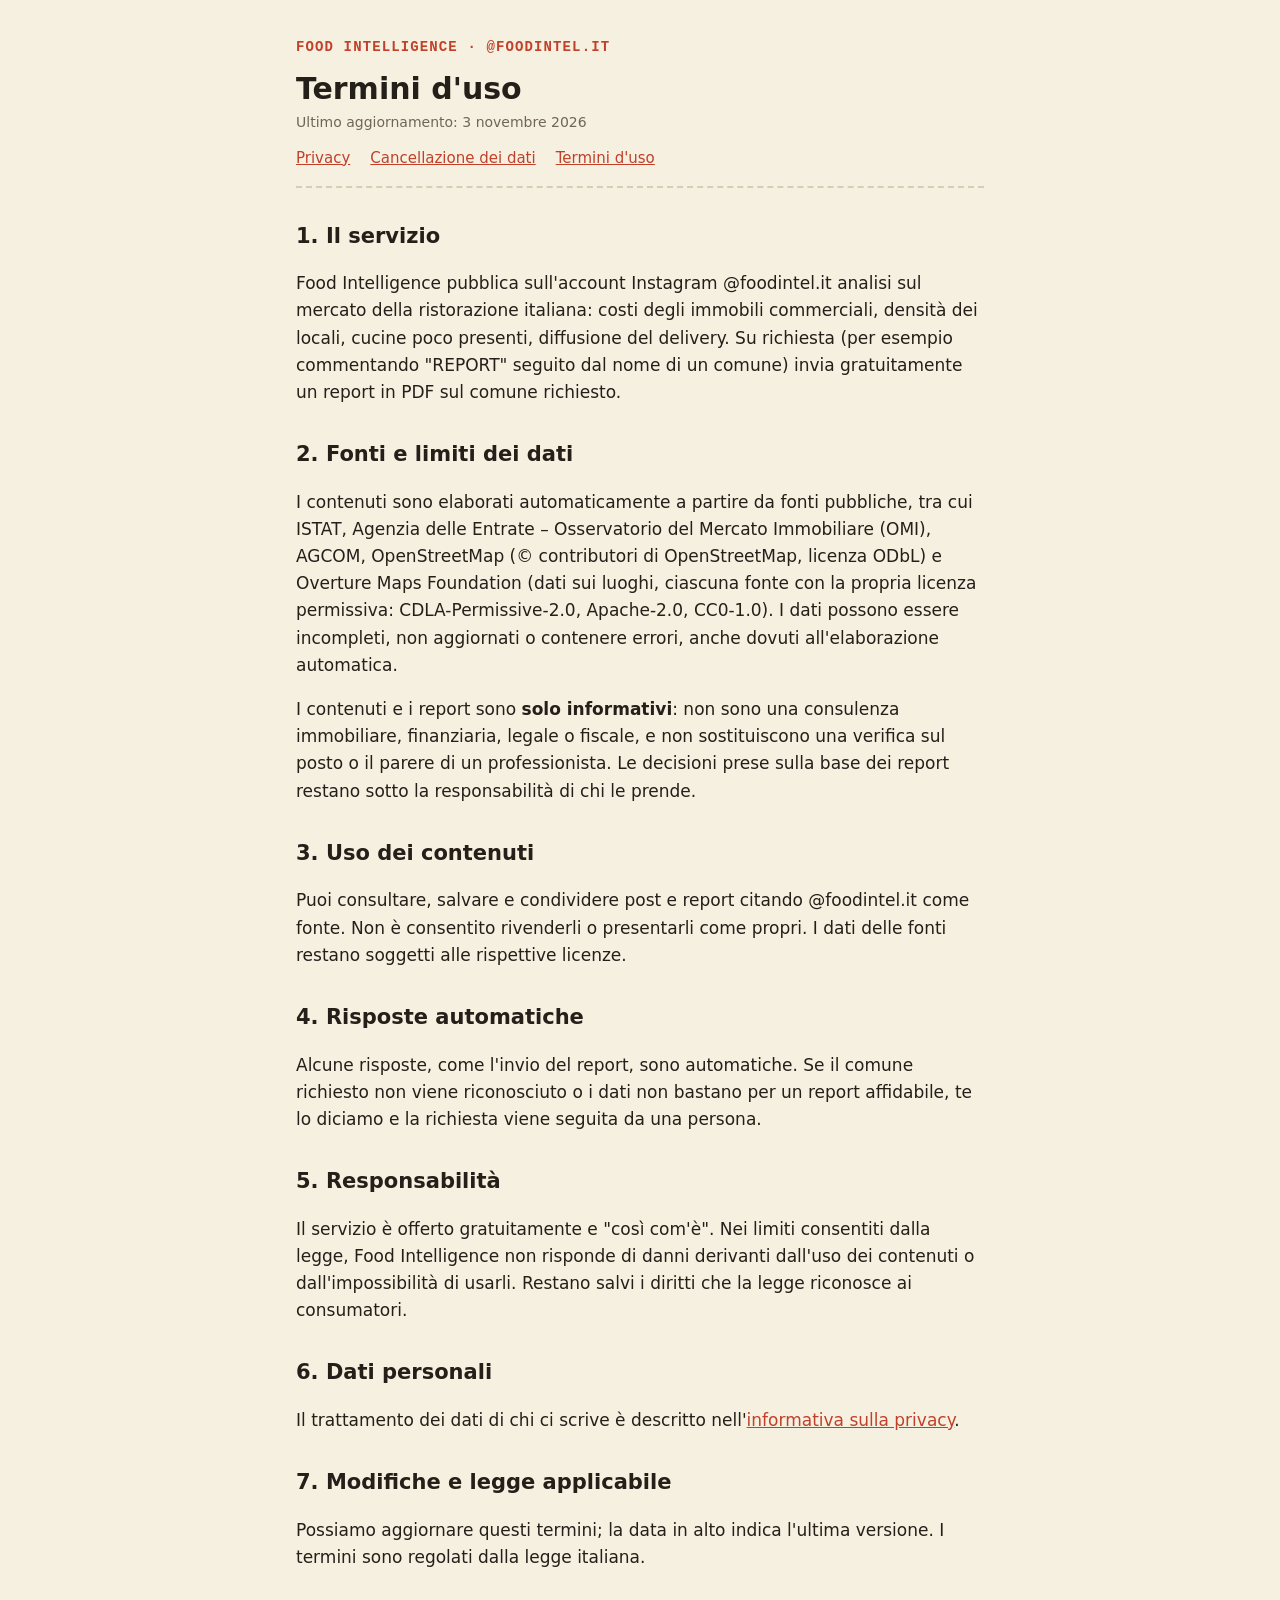
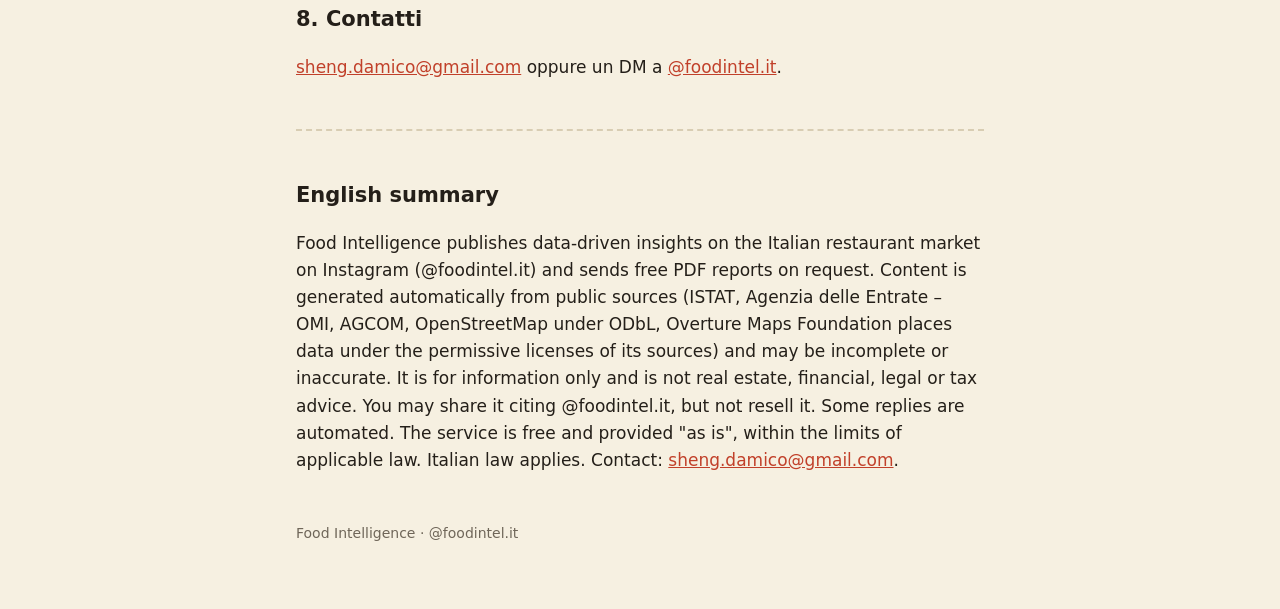
<file: termini.html>
<!doctype html>
<html lang="it">
<head>
<meta charset="utf-8">
<meta name="viewport" content="width=device-width, initial-scale=1">
<title>Termini d'uso · Food Intelligence</title>
<meta name="description" content="Termini d'uso dei contenuti e dei report gratuiti di @foodintel.it.">
<link rel="stylesheet" href="style.css">
</head>
<body>
<main>
<header>
  <a class="marchio" href="./">Food Intelligence · @foodintel.it</a>
  <h1>Termini d'uso</h1>
  <p class="data">Ultimo aggiornamento: 3 novembre 2026</p>
  <nav class="pagine">
    <a href="privacy.html">Privacy</a>
    <a href="cancellazione-dati.html">Cancellazione dei dati</a>
    <a href="termini.html">Termini d'uso</a>
  </nav>
</header>

<h2>1. Il servizio</h2>
<p>Food Intelligence pubblica sull'account Instagram @foodintel.it analisi sul mercato della ristorazione italiana: costi degli immobili commerciali, densità dei locali, cucine poco presenti, diffusione del delivery. Su richiesta (per esempio commentando "REPORT" seguito dal nome di un comune) invia gratuitamente un report in PDF sul comune richiesto.</p>

<h2>2. Fonti e limiti dei dati</h2>
<p>I contenuti sono elaborati automaticamente a partire da fonti pubbliche, tra cui ISTAT, Agenzia delle Entrate – Osservatorio del Mercato Immobiliare (OMI), AGCOM, OpenStreetMap (© contributori di OpenStreetMap, licenza ODbL) e Overture Maps Foundation (dati sui luoghi, ciascuna fonte con la propria licenza permissiva: CDLA-Permissive-2.0, Apache-2.0, CC0-1.0). I dati possono essere incompleti, non aggiornati o contenere errori, anche dovuti all'elaborazione automatica.</p>
<p>I contenuti e i report sono <strong>solo informativi</strong>: non sono una consulenza immobiliare, finanziaria, legale o fiscale, e non sostituiscono una verifica sul posto o il parere di un professionista. Le decisioni prese sulla base dei report restano sotto la responsabilità di chi le prende.</p>

<h2>3. Uso dei contenuti</h2>
<p>Puoi consultare, salvare e condividere post e report citando @foodintel.it come fonte. Non è consentito rivenderli o presentarli come propri. I dati delle fonti restano soggetti alle rispettive licenze.</p>

<h2>4. Risposte automatiche</h2>
<p>Alcune risposte, come l'invio del report, sono automatiche. Se il comune richiesto non viene riconosciuto o i dati non bastano per un report affidabile, te lo diciamo e la richiesta viene seguita da una persona.</p>

<h2>5. Responsabilità</h2>
<p>Il servizio è offerto gratuitamente e "così com'è". Nei limiti consentiti dalla legge, Food Intelligence non risponde di danni derivanti dall'uso dei contenuti o dall'impossibilità di usarli. Restano salvi i diritti che la legge riconosce ai consumatori.</p>

<h2>6. Dati personali</h2>
<p>Il trattamento dei dati di chi ci scrive è descritto nell'<a href="privacy.html">informativa sulla privacy</a>.</p>

<h2>7. Modifiche e legge applicabile</h2>
<p>Possiamo aggiornare questi termini; la data in alto indica l'ultima versione. I termini sono regolati dalla legge italiana.</p>

<h2>8. Contatti</h2>
<p><a href="mailto:sheng.damico@gmail.com">sheng.damico@gmail.com</a> oppure un DM a <a href="https://www.instagram.com/foodintel.it/">@foodintel.it</a>.</p>

<section class="en" lang="en">
  <h2>English summary</h2>
  <p>Food Intelligence publishes data-driven insights on the Italian restaurant market on Instagram (@foodintel.it) and sends free PDF reports on request. Content is generated automatically from public sources (ISTAT, Agenzia delle Entrate – OMI, AGCOM, OpenStreetMap under ODbL, Overture Maps Foundation places data under the permissive licenses of its sources) and may be incomplete or inaccurate. It is for information only and is not real estate, financial, legal or tax advice. You may share it citing @foodintel.it, but not resell it. Some replies are automated. The service is free and provided "as is", within the limits of applicable law. Italian law applies. Contact: <a href="mailto:sheng.damico@gmail.com">sheng.damico@gmail.com</a>.</p>
</section>

<footer>Food Intelligence · @foodintel.it</footer>
</main>
</body>
</html>
</file>
<file: style.css>
/* Pagine legali di @foodintel.it: statiche, nessun font esterno, nessun
   tracker, nessun cookie. Colori del brand (templates/brand.css). */
:root {
  --ink: #17130f;
  --paper: #f6f0e1;
  --paper-dim: #ece3cd;
  --text: #241f19;
  --muted: #6f6659;
  --red: #c1402a;
  --border: #d8cdb3;
}
@media (prefers-color-scheme: dark) {
  :root {
    --paper: #17130f;
    --paper-dim: #241f19;
    --text: #f6f0e1;
    --muted: #a89e8d;
    --red: #e0694f;
    --border: #3a332a;
  }
}
* { box-sizing: border-box; }
html { -webkit-text-size-adjust: 100%; }
body {
  margin: 0;
  background: var(--paper);
  color: var(--text);
  font: 17px/1.6 system-ui, -apple-system, "Segoe UI", Roboto, sans-serif;
}
main { max-width: 720px; margin: 0 auto; padding: 32px 16px 64px; }
header { border-bottom: 2px dashed var(--border); margin-bottom: 24px; padding-bottom: 16px; }
.marchio {
  font: 600 14px/1 ui-monospace, "SFMono-Regular", Menlo, Consolas, monospace;
  letter-spacing: .08em;
  text-transform: uppercase;
  color: var(--red);
  text-decoration: none;
}
h1 { font-size: 30px; line-height: 1.2; margin: 12px 0 4px; }
h2 { font-size: 21px; margin: 32px 0 8px; }
h3 { font-size: 17px; margin: 20px 0 4px; }
.data { color: var(--muted); font-size: 14px; margin: 0; }
a { color: var(--red); }
ul { padding-left: 22px; }
li { margin: 4px 0; }
table { width: 100%; border-collapse: collapse; font-size: 15px; margin: 12px 0; }
th, td { text-align: left; vertical-align: top; padding: 8px; border-bottom: 1px solid var(--border); }
th { background: var(--paper-dim); }
.tabella { overflow-x: auto; }
.riquadro {
  background: var(--paper-dim);
  border-left: 4px solid var(--red);
  padding: 12px 16px;
  margin: 16px 0;
}
code { font-family: ui-monospace, Menlo, Consolas, monospace; font-size: .95em; }
nav.pagine { display: flex; flex-wrap: wrap; gap: 8px 20px; margin-top: 12px; font-size: 15px; }
.en { margin-top: 48px; padding-top: 16px; border-top: 2px dashed var(--border); }
footer { margin-top: 48px; color: var(--muted); font-size: 14px; }
.pulsante {
  display: inline-block;
  background: var(--red);
  color: #f6f0e1;
  padding: 12px 20px;
  border-radius: 6px;
  font-weight: 700;
  text-decoration: none;
}
.nota { color: var(--muted); font-size: 15px; }

/* Pagina del profilo (index.html): il link nella bio di Instagram. */
.eroe { margin: 8px 0 28px; }
.eroe h1 { font-size: 34px; }
.eroe .sotto { font-size: 19px; color: var(--muted); margin: 8px 0 0; }
.cta {
  background: var(--paper-dim);
  border: 2px solid var(--ink);
  border-radius: 10px;
  padding: 20px 18px;
  margin: 0 0 32px;
}
@media (prefers-color-scheme: dark) { .cta { border-color: var(--red); } }
.cta h2 { margin: 0 0 4px; font-size: 24px; }
.cta p { margin: 8px 0; }
.modulo { display: flex; flex-wrap: wrap; gap: 10px; margin: 14px 0 6px; }
.modulo input {
  flex: 1 1 220px;
  min-width: 0;
  font: inherit;
  padding: 12px 14px;
  border: 2px solid var(--border);
  border-radius: 6px;
  background: var(--paper);
  color: var(--text);
}
.modulo input:focus-visible, .pulsante:focus-visible, a:focus-visible { outline: 3px solid var(--red); outline-offset: 2px; }
.modulo button.pulsante { border: 0; font: inherit; font-weight: 700; cursor: pointer; flex: 1 1 100%; }
@media (min-width: 560px) { .modulo button.pulsante { flex: 0 0 auto; } }
.esito { min-height: 1.6em; color: var(--muted); font-size: 15px; margin: 6px 0 0; }
.passi { padding-left: 0; list-style: none; counter-reset: passo; margin: 12px 0 0; }
.passi li { counter-increment: passo; position: relative; padding-left: 38px; margin: 10px 0; }
.passi li::before {
  content: counter(passo);
  position: absolute; left: 0; top: 1px;
  width: 26px; height: 26px; border-radius: 50%;
  background: var(--red); color: #f6f0e1;
  font: 700 14px/26px ui-monospace, Menlo, Consolas, monospace; text-align: center;
}
.carte { display: grid; gap: 12px; grid-template-columns: 1fr; margin: 12px 0; }
@media (min-width: 560px) { .carte { grid-template-columns: 1fr 1fr; } }
.carta { border: 1px solid var(--border); border-radius: 8px; padding: 12px 14px; background: var(--paper-dim); }
.carta b { display: block; margin-bottom: 2px; }
.carta span { color: var(--muted); font-size: 15px; }
.pulsante.secondario { background: transparent; color: var(--red); border: 2px solid var(--red); }
.fonti { font-size: 15px; color: var(--muted); }
</file>
